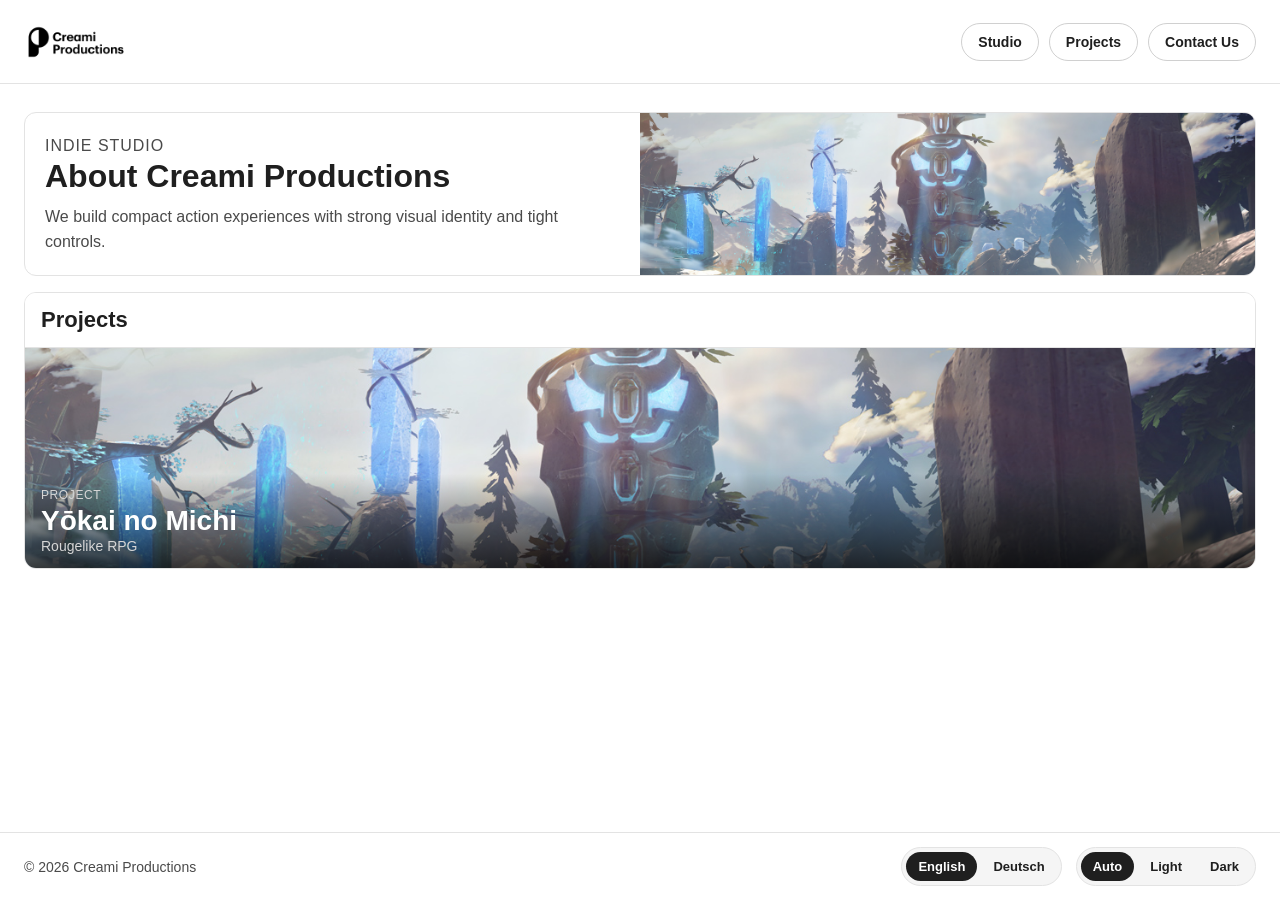
<file: index.html>
<!doctype html>
<html lang="en">
  <head>
    <meta charset="UTF-8" />
    <meta name="viewport" content="width=device-width, initial-scale=1.0" />
    <title>Creami Productions</title>
    <link rel="stylesheet" href="styles.css" />
  </head>
  <body>
    <header class="site-header" aria-label="Main header">
      <a class="logo-link" href="index.html" aria-label="Go to homepage">
        <img
          class="company-logo"
          src="Assets/Logo/Light/Creami Productions.002.png"
          data-logo-light="Assets/Logo/Light/Creami Productions.002.png"
          data-logo-dark="Assets/Logo/Dark/Creami Productions.002 2.png"
          alt="Creami Productions"
        />
      </a>

      <nav class="site-nav" aria-label="Primary navigation">
        <button type="button" class="nav-button" data-scroll-target="about-section" data-i18n="nav.studio">Studio</button>
        <button type="button" class="nav-button" data-scroll-target="projects-section" data-i18n="nav.projects">Projects</button>
        <button type="button" class="nav-button" data-contact="true" data-i18n="nav.contact">Contact Us</button>
      </nav>
    </header>

    <main class="page-content">
      <section class="about-section" id="about-section" aria-label="About Creami Productions">
        <div class="about-layout">
          <div class="about-main">
            <p class="about-kicker" data-i18n="about.kicker">Indie Studio</p>
            <h1 data-i18n="about.title">About Creami Productions</h1>
            <p data-i18n="about.description">
              We build compact action experiences with strong visual identity and tight controls.
            </p>
          </div>

          <figure class="about-media" aria-label="Studio artwork preview">
            <img src="Assets/Images/placeholder.jpg" alt="Creami Productions game art preview" />
          </figure>
        </div>
      </section>

      <section class="project-section" id="projects-section" aria-label="Projects">
        <div class="project-section-head">
          <h2 data-i18n="projects.title">Projects</h2>
        </div>

        <figure class="project-media">
          <img src="Assets/Images/placeholder.jpg" alt="Yokai no Michi project art" />
          <figcaption>
            <p class="project-kicker" data-i18n="projects.kicker">Project</p>
            <h3>Yōkai no Michi</h3>
            <p class="project-genre" data-i18n="projects.genre">Rougelike RPG</p>
          </figcaption>
        </figure>
      </section>
    </main>

    <footer class="site-footer" aria-label="Main footer">
      <p class="footer-copy">© 2026 Creami Productions</p>
      <div class="footer-actions">
        <div class="language-switch" role="group" aria-label="Language">
          <button type="button" class="language-option" data-language-value="en">English</button>
          <button type="button" class="language-option" data-language-value="de">Deutsch</button>
        </div>
        <div class="theme-switch" role="group" aria-label="Color theme">
          <button type="button" class="theme-option" data-theme-value="auto" data-i18n="theme.auto">Auto</button>
          <button type="button" class="theme-option" data-theme-value="light" data-i18n="theme.light">Light</button>
          <button type="button" class="theme-option" data-theme-value="dark" data-i18n="theme.dark">Dark</button>
        </div>
      </div>
    </footer>

    <script src="script.js"></script>
  </body>
</html>
</file>
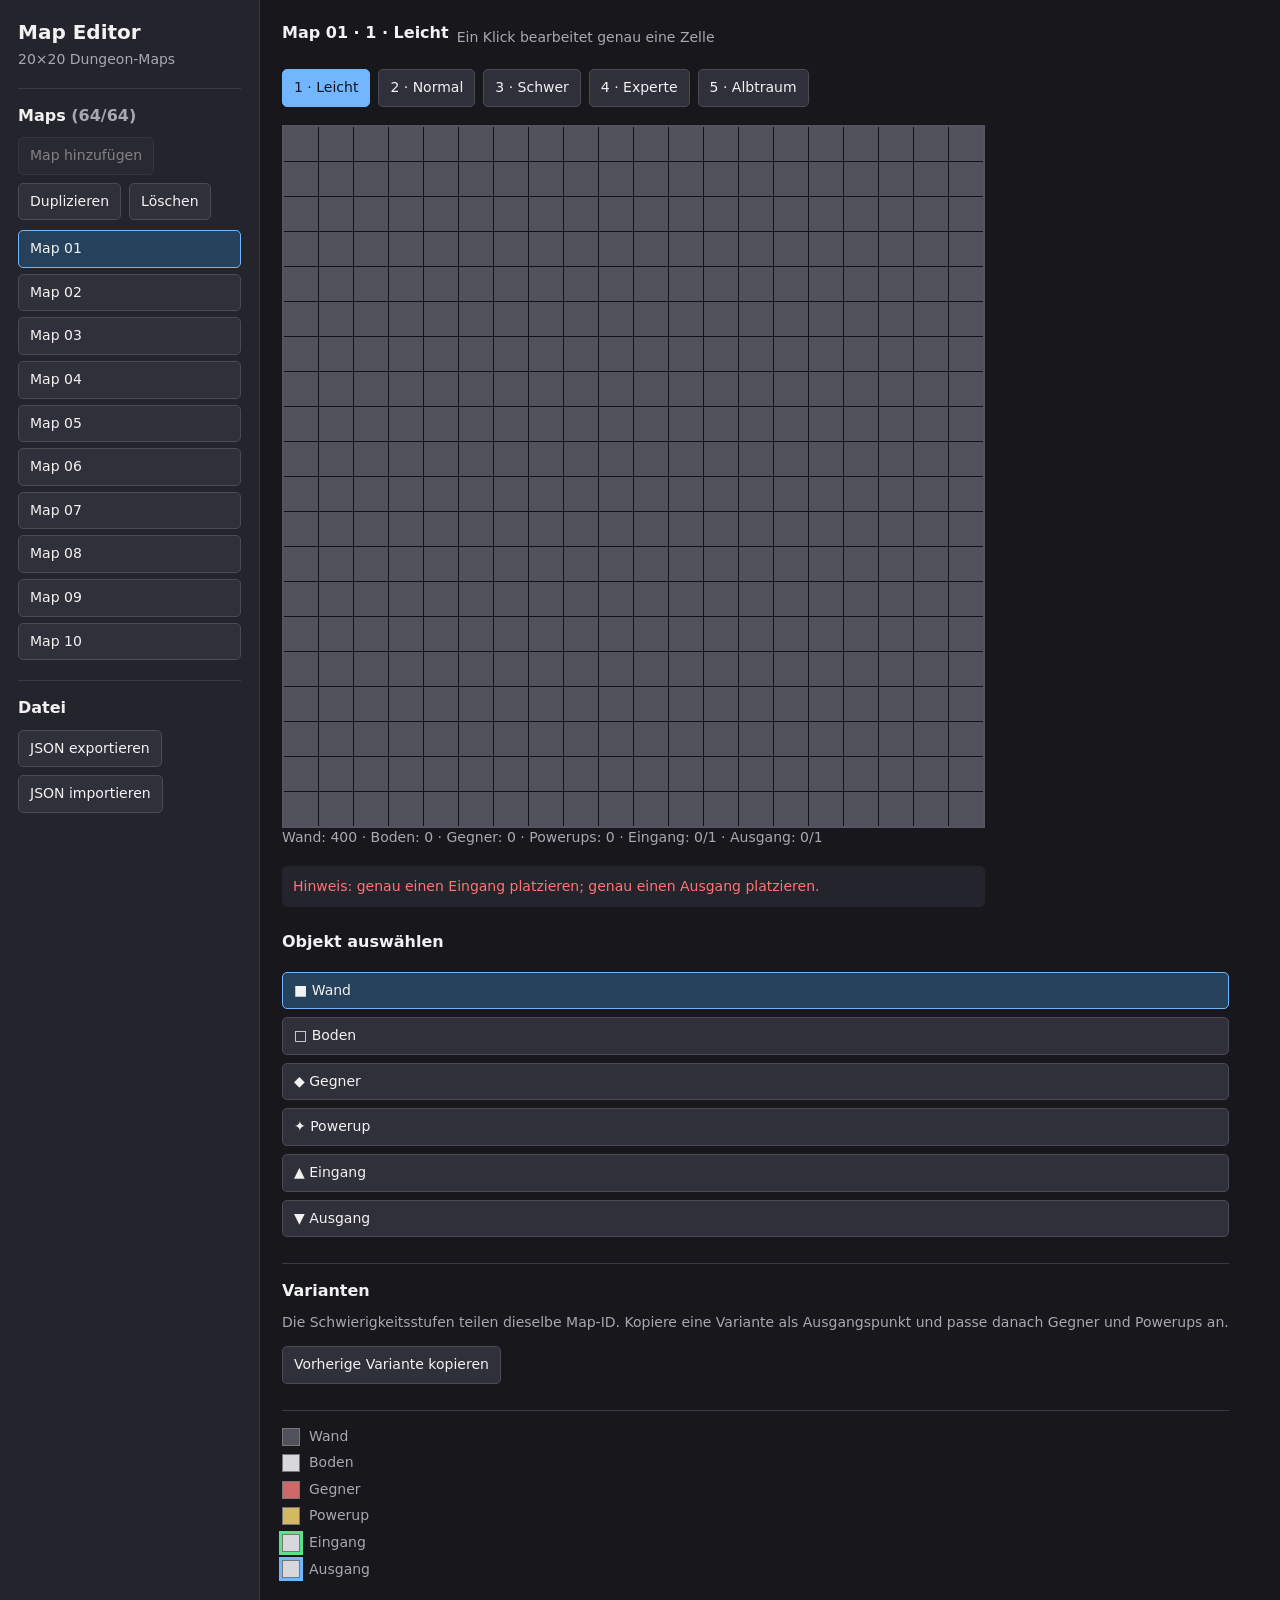
<file: yokai-no-editor.html>
<!doctype html>
<html lang="de">
<head>
  <meta charset="utf-8">
  <meta name="viewport" content="width=device-width, initial-scale=1">
  <title>Yokai No Michi – Map Editor</title>
  <style>
    :root {
      color-scheme: dark;
      --background: #17171c;
      --panel: #24242c;
      --panel-light: #30303a;
      --text: #f2f2f2;
      --muted: #a8a8b3;
      --accent: #72b6ff;
      --danger: #ff7373;
      --cell-size: min(3.4vw, 34px);
    }

    * { box-sizing: border-box; }
    body {
      margin: 0;
      background: var(--background);
      color: var(--text);
      font: 14px/1.4 system-ui, sans-serif;
    }
    button, select { font: inherit; }
    button {
      border: 1px solid #4b4b58;
      border-radius: 5px;
      background: var(--panel-light);
      color: var(--text);
      cursor: pointer;
      padding: 8px 11px;
    }
    button:hover { border-color: var(--accent); }
    button:disabled { cursor: not-allowed; opacity: .45; }
    .app { display: grid; grid-template-columns: 260px 1fr; min-height: 100vh; }
    aside { background: var(--panel); padding: 18px; border-right: 1px solid #3b3b45; }
    main { padding: 22px; overflow: auto; }
    h1, h2, p { margin-top: 0; }
    h1 { font-size: 20px; margin-bottom: 4px; }
    h2 { font-size: 16px; margin-bottom: 10px; }
    .muted { color: var(--muted); }
    .section { border-top: 1px solid #3b3b45; margin-top: 18px; padding-top: 16px; }
    .map-list { display: grid; gap: 6px; max-height: 48vh; overflow: auto; margin: 10px 0; }
    .map-item { display: flex; gap: 5px; }
    .map-item button:first-child { flex: 1; text-align: left; }
    .map-item .active { border-color: var(--accent); background: #25415b; }
    .toolbar, .difficulty-tabs, .actions { display: flex; flex-wrap: wrap; gap: 8px; align-items: center; }
    .toolbar { margin-bottom: 15px; }
    .difficulty-tabs { margin-bottom: 18px; }
    .difficulty-tabs button.active { background: var(--accent); color: #10151c; border-color: var(--accent); }
    .editor-layout { display: flex; flex-wrap: wrap; gap: 24px; align-items: flex-start; }
    .grid {
      display: grid;
      grid-template-columns: repeat(20, var(--cell-size));
      grid-template-rows: repeat(20, var(--cell-size));
      gap: 1px;
      background: #111116;
      border: 2px solid #555562;
      user-select: none;
      touch-action: none;
    }
    .cell {
      width: var(--cell-size);
      height: var(--cell-size);
      border: 0;
      border-radius: 0;
      padding: 0;
      background: #e3e3e7;
      color: #17171c;
      font-size: clamp(8px, 1.5vw, 15px);
      font-weight: 700;
      line-height: 1;
    }
    .cell.wall { background: #51515b; }
    .cell.floor { background: #d8d8dc; }
    .cell.enemy { background: #cf6868; color: #2a0e0e; }
    .cell.powerup { background: #d4b963; color: #2c2308; }
    .cell.entrance { outline: 3px solid #5be08c; outline-offset: -3px; }
    .cell.exit { outline: 3px solid #72b6ff; outline-offset: -3px; }
    .palette { display: grid; gap: 8px; min-width: 210px; }
    .palette button { text-align: left; }
    .palette button.active { border-color: var(--accent); background: #25415b; }
    .legend { display: grid; grid-template-columns: 18px 1fr; gap: 7px 9px; align-items: center; color: var(--muted); }
    .swatch { width: 18px; height: 18px; border: 1px solid #777; }
    .swatch.wall { background: #51515b; }
    .swatch.floor { background: #d8d8dc; }
    .swatch.enemy { background: #cf6868; }
    .swatch.powerup { background: #d4b963; }
    .swatch.entrance { background: #d8d8dc; outline: 3px solid #5be08c; }
    .swatch.exit { background: #d8d8dc; outline: 3px solid #72b6ff; }
    .status { margin-top: 18px; padding: 11px; border-radius: 5px; background: var(--panel); color: var(--muted); }
    .status.error { color: var(--danger); }
    .counts { color: var(--muted); margin: 0 0 12px; }
    .danger { color: var(--danger); }
    @media (max-width: 800px) {
      .app { grid-template-columns: 1fr; }
      aside { border-right: 0; border-bottom: 1px solid #3b3b45; }
      .map-list { max-height: 180px; }
      :root { --cell-size: min(4.4vw, 30px); }
    }
  </style>
</head>
<body>
  <div class="app">
    <aside>
      <h1>Map Editor</h1>
      <p class="muted">20×20 Dungeon-Maps</p>

      <div class="section">
        <h2>Maps <span id="mapCount" class="muted"></span></h2>
        <div class="actions">
          <button id="addMapButton">Map hinzufügen</button>
          <button id="duplicateMapButton">Duplizieren</button>
          <button id="deleteMapButton">Löschen</button>
        </div>
        <div id="mapList" class="map-list"></div>
      </div>

      <div class="section">
        <h2>Datei</h2>
        <div class="actions">
          <button id="exportButton">JSON exportieren</button>
          <button id="importButton">JSON importieren</button>
          <input id="importInput" type="file" accept=".json,application/json" hidden>
        </div>
      </div>
    </aside>

    <main>
      <div class="toolbar">
        <h2 id="mapTitle">Map 01</h2>
        <span class="muted">Ein Klick bearbeitet genau eine Zelle</span>
      </div>

      <div id="difficultyTabs" class="difficulty-tabs"></div>

      <div class="editor-layout">
        <div>
          <div id="grid" class="grid" aria-label="20 mal 20 Map-Raster"></div>
          <div id="counts" class="counts"></div>
          <div id="status" class="status">Bereit.</div>
        </div>

        <div class="palette">
          <h2>Objekt auswählen</h2>
          <button data-tool="wall">■ Wand</button>
          <button data-tool="floor">□ Boden</button>
          <button data-tool="enemy">◆ Gegner</button>
          <button data-tool="powerup">✦ Powerup</button>
          <button data-tool="entrance">▲ Eingang</button>
          <button data-tool="exit">▼ Ausgang</button>
          <div class="section">
            <h2>Varianten</h2>
            <p class="muted">Die Schwierigkeitsstufen teilen dieselbe Map-ID. Kopiere eine Variante als Ausgangspunkt und passe danach Gegner und Powerups an.</p>
            <button id="copyPreviousButton">Vorherige Variante kopieren</button>
          </div>
          <div class="section legend">
            <span class="swatch wall"></span><span>Wand</span>
            <span class="swatch floor"></span><span>Boden</span>
            <span class="swatch enemy"></span><span>Gegner</span>
            <span class="swatch powerup"></span><span>Powerup</span>
            <span class="swatch entrance"></span><span>Eingang</span>
            <span class="swatch exit"></span><span>Ausgang</span>
          </div>
        </div>
      </div>
    </main>
  </div>

  <script>
    'use strict';

    const SIZE = 20;
    const MAX_MAPS = 64;
    const DIFFICULTIES = [
      { id: 'easy', label: '1 · Leicht' },
      { id: 'normal', label: '2 · Normal' },
      { id: 'hard', label: '3 · Schwer' },
      { id: 'expert', label: '4 · Experte' },
      { id: 'nightmare', label: '5 · Albtraum' }
    ];
    const TOOLS = ['wall', 'floor', 'enemy', 'powerup', 'entrance', 'exit'];
    const SYMBOLS = { wall: '', floor: '', enemy: 'E', powerup: '+', entrance: 'I', exit: 'O' };
    const STORAGE_KEY = 'yokai-no-michi-map-editor';

    let maps = [];
    let selectedMap = 0;
    let selectedDifficulty = 0;
    let selectedTool = 'wall';
    const $ = (id) => document.getElementById(id);

    function emptyGrid() {
      return Array.from({ length: SIZE }, () => Array(SIZE).fill('wall'));
    }

    function createMap(id) {
      return {
        id,
        name: `Map ${String(id).padStart(2, '0')}`,
        variants: DIFFICULTIES.map((difficulty) => ({
          difficulty: difficulty.id,
          cells: emptyGrid()
        }))
      };
    }

    function currentVariant() {
      return maps[selectedMap].variants[selectedDifficulty];
    }

    function saveLocal() {
      localStorage.setItem(STORAGE_KEY, JSON.stringify(maps));
    }

    function loadLocal() {
      try {
        const stored = JSON.parse(localStorage.getItem(STORAGE_KEY));
        if (Array.isArray(stored) && stored.length > 0 && stored.length <= MAX_MAPS) {
          maps = stored;
          while (maps.length < MAX_MAPS) maps.push(createMap(maps.length + 1));
          return;
        }
      } catch (error) {
        console.warn('Gespeicherte Daten konnten nicht geladen werden.', error);
      }
      maps = Array.from({ length: MAX_MAPS }, (_, index) => createMap(index + 1));
    }

    function renderMapList() {
      $('mapCount').textContent = `(${maps.length}/${MAX_MAPS})`;
      $('mapList').replaceChildren();
      maps.forEach((map, index) => {
        const row = document.createElement('div');
        row.className = 'map-item';
        const button = document.createElement('button');
        button.textContent = map.name;
        button.classList.toggle('active', index === selectedMap);
        button.addEventListener('click', () => {
          selectedMap = index;
          selectedDifficulty = 0;
          render();
        });
        row.append(button);
        $('mapList').append(row);
      });
      $('deleteMapButton').disabled = maps.length <= 1;
      $('addMapButton').disabled = maps.length >= MAX_MAPS;
    }

    function renderDifficultyTabs() {
      $('difficultyTabs').replaceChildren();
      DIFFICULTIES.forEach((difficulty, index) => {
        const button = document.createElement('button');
        button.textContent = difficulty.label;
        button.classList.toggle('active', index === selectedDifficulty);
        button.addEventListener('click', () => {
          selectedDifficulty = index;
          render();
        });
        $('difficultyTabs').append(button);
      });
    }

    function renderGrid() {
      const grid = $('grid');
      grid.replaceChildren();
      currentVariant().cells.forEach((row, y) => row.forEach((type, x) => {
        const cell = document.createElement('button');
        cell.className = `cell ${type}`;
        cell.title = `${x + 1}, ${y + 1}: ${type}`;
        cell.textContent = SYMBOLS[type];
        cell.addEventListener('click', (event) => {
          event.preventDefault();
          paintCell(x, y);
        });
        grid.append(cell);
      }));
    }

    function renderCounts() {
      const cells = currentVariant().cells.flat();
      const count = (type) => cells.filter((cell) => cell === type).length;
      const entrance = count('entrance');
      const exit = count('exit');
      $('counts').textContent = `Wand: ${count('wall')} · Boden: ${count('floor')} · Gegner: ${count('enemy')} · Powerups: ${count('powerup')} · Eingang: ${entrance}/1 · Ausgang: ${exit}/1`;
      const warnings = [];
      if (entrance !== 1) warnings.push('genau einen Eingang platzieren');
      if (exit !== 1) warnings.push('genau einen Ausgang platzieren');
      const variant = currentVariant();
      if (selectedDifficulty > 0) {
        const previous = maps[selectedMap].variants[selectedDifficulty - 1].cells.flat();
        if (count('powerup') > previous.filter((cell) => cell === 'powerup').length) warnings.push('weniger Powerups als die vorherige Stufe verwenden');
        if (count('enemy') < previous.filter((cell) => cell === 'enemy').length) warnings.push('mehr Gegner als die vorherige Stufe verwenden');
      }
      $('status').textContent = warnings.length ? `Hinweis: ${warnings.join('; ')}.` : `Variante ${DIFFICULTIES[selectedDifficulty].label} ist vollständig.`;
      $('status').classList.toggle('error', warnings.length > 0);
    }

    function paintCell(x, y) {
      const cells = currentVariant().cells;
      if (selectedTool === 'entrance' || selectedTool === 'exit') {
        for (let row = 0; row < SIZE; row++) {
          for (let column = 0; column < SIZE; column++) {
            if (cells[row][column] === selectedTool) cells[row][column] = 'floor';
          }
        }
      }
      cells[y][x] = selectedTool;
      saveLocal();
      renderGrid();
      renderCounts();
    }

    function copyPreviousVariant() {
      if (selectedDifficulty === 0) return;
      const source = maps[selectedMap].variants[selectedDifficulty - 1].cells;
      maps[selectedMap].variants[selectedDifficulty].cells = source.map((row) => [...row]);
      saveLocal();
      render();
    }

    function hasValidEntrances(map) {
      return map.variants.every((variant) => {
        const cells = variant.cells.flat();
        return cells.filter((cell) => cell === 'entrance').length === 1 && cells.filter((cell) => cell === 'exit').length === 1;
      });
    }

    function exportJson() {
      const invalidMaps = maps.filter((map) => !hasValidEntrances(map));
      if (invalidMaps.length > 0 && !window.confirm(`${invalidMaps.length} Map(s) haben nicht in jeder Variante genau einen Eingang und Ausgang. Trotzdem exportieren?`)) return;
      const output = {
        format: 'yokai_no_michi_maps',
        version: 1,
        grid_size: SIZE,
        map_count: maps.length,
        maps
      };
      const blob = new Blob([JSON.stringify(output, null, 2)], { type: 'application/json' });
      const url = URL.createObjectURL(blob);
      const link = document.createElement('a');
      link.href = url;
      link.download = 'yokai_no_michi_maps.json';
      link.click();
      URL.revokeObjectURL(url);
      $('status').textContent = 'JSON exportiert.';
      $('status').classList.remove('error');
    }

    function importJson(file) {
      const reader = new FileReader();
      reader.addEventListener('load', () => {
        try {
          const data = JSON.parse(reader.result);
          if (data.format !== 'yokai_no_michi_maps' || data.grid_size !== SIZE || !Array.isArray(data.maps) || data.maps.length > MAX_MAPS) throw new Error('Ungültiges Map-Format.');
          maps = data.maps;
          selectedMap = 0;
          selectedDifficulty = 0;
          saveLocal();
          render();
          $('status').textContent = 'JSON importiert.';
        } catch (error) {
          $('status').textContent = `Import fehlgeschlagen: ${error.message}`;
          $('status').classList.add('error');
        }
      });
      reader.readAsText(file);
    }

    function render() {
      $('mapTitle').textContent = `${maps[selectedMap].name} · ${DIFFICULTIES[selectedDifficulty].label}`;
      renderMapList();
      renderDifficultyTabs();
      renderGrid();
      renderCounts();
      document.querySelectorAll('[data-tool]').forEach((button) => button.classList.toggle('active', button.dataset.tool === selectedTool));
    }

    $('addMapButton').addEventListener('click', () => {
      if (maps.length >= MAX_MAPS) return;
      maps.push(createMap(maps.length + 1));
      selectedMap = maps.length - 1;
      selectedDifficulty = 0;
      saveLocal();
      render();
    });
    $('duplicateMapButton').addEventListener('click', () => {
      if (maps.length >= MAX_MAPS) return;
      const copy = JSON.parse(JSON.stringify(maps[selectedMap]));
      copy.id = maps.length + 1;
      copy.name = `Map ${String(copy.id).padStart(2, '0')}`;
      maps.push(copy);
      selectedMap = maps.length - 1;
      saveLocal();
      render();
    });
    $('deleteMapButton').addEventListener('click', () => {
      if (maps.length <= 1) return;
      maps.splice(selectedMap, 1);
      selectedMap = Math.min(selectedMap, maps.length - 1);
      saveLocal();
      render();
    });
    $('copyPreviousButton').addEventListener('click', copyPreviousVariant);
    $('exportButton').addEventListener('click', exportJson);
    $('importButton').addEventListener('click', () => $('importInput').click());
    $('importInput').addEventListener('change', (event) => {
      if (event.target.files[0]) importJson(event.target.files[0]);
      event.target.value = '';
    });
    document.querySelectorAll('[data-tool]').forEach((button) => button.addEventListener('click', () => {
      selectedTool = button.dataset.tool;
      render();
    }));
    loadLocal();
    render();
  </script>
</body>
</html>
</file>
<file: styles.css>
:root {
  --bg: #ffffff;
  --text: #1f1f1f;
  --muted-text: #4a4a4a;
  --surface: #ffffff;
  --surface-strong: #f5f5f5;
  --border: #e3e3e3;
  --button-bg: #ffffff;
  --button-border: #d0d0d0;
  --theme-switch-bg: #f5f5f5;
  --theme-active-bg: #1f1f1f;
  --theme-active-text: #ffffff;
}

@media (prefers-color-scheme: dark) {
  :root {
    --bg: #121212;
    --text: #f1f1f1;
    --muted-text: #b7b7b7;
    --surface: #181818;
    --surface-strong: #252525;
    --border: #313131;
    --button-bg: #1f1f1f;
    --button-border: #3c3c3c;
    --theme-switch-bg: #252525;
    --theme-active-bg: #f1f1f1;
    --theme-active-text: #111111;
  }
}

html[data-theme="light"] {
  --bg: #ffffff;
  --text: #1f1f1f;
  --muted-text: #4a4a4a;
  --surface: #ffffff;
  --surface-strong: #f5f5f5;
  --border: #e3e3e3;
  --button-bg: #ffffff;
  --button-border: #d0d0d0;
  --theme-switch-bg: #f5f5f5;
  --theme-active-bg: #1f1f1f;
  --theme-active-text: #ffffff;
}

html[data-theme="dark"] {
  --bg: #121212;
  --text: #f1f1f1;
  --muted-text: #b7b7b7;
  --surface: #181818;
  --surface-strong: #252525;
  --border: #313131;
  --button-bg: #1f1f1f;
  --button-border: #3c3c3c;
  --theme-switch-bg: #252525;
  --theme-active-bg: #f1f1f1;
  --theme-active-text: #111111;
}

* {
  box-sizing: border-box;
}

html,
body {
  margin: 0;
  padding: 0;
}

html {
  scroll-behavior: smooth;
}

body {
  min-height: 100vh;
  display: flex;
  flex-direction: column;
  font-family: Arial, sans-serif;
  background: var(--bg);
  color: var(--text);
}

.page-content {
  flex: 1;
  width: 100%;
  padding: 28px 24px;
}

.about-section {
  width: 100%;
  max-width: none;
  padding: 0;
  border: 1px solid var(--border);
  border-radius: 12px;
  overflow: hidden;
}

.about-layout {
  display: grid;
  grid-template-columns: 1fr 1fr;
  gap: 0;
  align-items: stretch;
}

.about-main {
  padding: 20px;
}

.about-kicker {
  margin: 0 0 8px;
  font-size: 13px;
  letter-spacing: 0.06em;
  text-transform: uppercase;
  color: var(--muted-text);
}

.about-section h1 {
  margin: 0 0 10px;
  font-size: 32px;
  line-height: 1.1;
}

.about-section p {
  margin: 0;
  max-width: 62ch;
  font-size: 16px;
  line-height: 1.6;
  color: var(--muted-text);
}

.about-media {
  margin: 0;
  border: none;
  border-radius: 0;
  overflow: hidden;
  background: transparent;
  height: 100%;
  align-self: stretch;
  position: relative;
  min-height: 0;
}

.about-media img {
  display: block;
  position: absolute;
  inset: 0;
  width: 100%;
  height: 100%;
  object-fit: cover;
  object-position: center;
}
.project-section {
  margin-top: 16px;
  border: 1px solid var(--border);
  border-radius: 12px;
  overflow: hidden;
}

.project-section-head {
  padding: 14px 16px;
  border-bottom: 1px solid var(--border);
  background: var(--surface);
}

.project-section-head h2 {
  margin: 0;
  font-size: 22px;
  line-height: 1.2;
}
.project-media {
  margin: 0;
  position: relative;
  height: 220px;
}
.project-media img {
  display: block;
  width: 100%;
  height: 100%;
  object-fit: cover;
  object-position: center;
}
.project-media figcaption {
  position: absolute;
  left: 0;
  right: 0;
  bottom: 0;
  padding: 14px 16px;
  background: linear-gradient(to top, rgba(0, 0, 0, 0.72), rgba(0, 0, 0, 0));
}
.project-kicker {
  margin: 0;
  font-size: 12px;
  text-transform: uppercase;
  letter-spacing: 0.05em;
  color: #d6d6d6;
}
.project-media h3 {
  margin: 4px 0 2px;
  font-size: 28px;
  line-height: 1.1;
  color: #ffffff;
}
.project-genre {
  margin: 0;
  font-size: 14px;
  color: #d6d6d6;
}

.site-header {
  width: 100%;
  height: 84px;
  padding: 14px 24px;
  position: sticky;
  top: 0;
  z-index: 1000;
  display: flex;
  align-items: center;
  justify-content: space-between;
  gap: 16px;
  border-bottom: 1px solid var(--border);
  background: var(--surface);
}

.logo-link {
  display: flex;
  align-self: stretch;
  align-items: center;
  text-decoration: none;
}

.company-logo {
  height: 104px;
  width: auto;
  display: block;
  pointer-events: none;
}

.site-nav {
  display: inline-flex;
  align-items: center;
  gap: 10px;
}

.nav-button {
  appearance: none;
  border: 1px solid var(--button-border);
  background: var(--button-bg);
  color: var(--text);
  border-radius: 999px;
  padding: 10px 16px;
  font-size: 14px;
  font-weight: 600;
  cursor: pointer;
}

.site-footer {
  width: 100%;
  min-height: 64px;
  padding: 14px 24px;
  display: flex;
  align-items: center;
  justify-content: space-between;
  gap: 12px;
  border-top: 1px solid var(--border);
  background: var(--surface);
}

.footer-copy {
  margin: 0;
  font-size: 14px;
  color: var(--muted-text);
}

.footer-actions {
  display: inline-flex;
  align-items: center;
  gap: 14px;
}

.language-switch {
  display: inline-flex;
  align-items: center;
  gap: 4px;
  border-radius: 999px;
  background: var(--theme-switch-bg);
  padding: 4px;
  border: 1px solid var(--border);
}

.language-option {
  appearance: none;
  border: none;
  background: transparent;
  color: var(--text);
  border-radius: 999px;
  padding: 7px 12px;
  font-size: 13px;
  font-weight: 600;
  cursor: pointer;
}

.language-option.is-active {
  background: var(--theme-active-bg);
  color: var(--theme-active-text);
}

.theme-switch {
  display: inline-flex;
  align-items: center;
  gap: 4px;
  border-radius: 999px;
  background: var(--theme-switch-bg);
  padding: 4px;
  border: 1px solid var(--border);
}

.theme-option {
  appearance: none;
  border: none;
  background: transparent;
  color: var(--text);
  border-radius: 999px;
  padding: 7px 12px;
  font-size: 13px;
  font-weight: 600;
  cursor: pointer;
}

.theme-option.is-active {
  background: var(--theme-active-bg);
  color: var(--theme-active-text);
}

@media (max-width: 700px) {
  .site-header {
    height: 76px;
    padding: 12px 14px;
    gap: 10px;
  }

  .company-logo {
    height: 80px;
  }

  .site-nav {
    gap: 6px;
  }

  .nav-button {
    padding: 8px 12px;
    font-size: 13px;
  }

  .site-footer {
    min-height: 72px;
    padding: 12px 14px;
    flex-direction: column;
    align-items: flex-start;
    justify-content: center;
  }

  .footer-actions {
    width: auto;
    align-items: center;
    flex-direction: row;
    gap: 8px;
  }

  .theme-option {
    padding: 7px 10px;
    font-size: 12px;
  }

  .language-option {
    padding: 7px 10px;
    font-size: 12px;
  }

  .page-content {
    padding: 20px 14px;
  }

  .about-kicker {
    font-size: 12px;
  }

  .about-layout {
    grid-template-columns: 1fr;
    gap: 12px;
    align-items: stretch;
  }
  .project-media {
    height: 190px;
  }
  .project-section-head h2 {
    font-size: 20px;
  }
  .project-media h3 {
    font-size: 24px;
  }

  .about-main {
    padding: 16px 14px;
  }

  .about-media {
    height: 170px;
  }

  .about-media img {
    height: 170px;
  }

  .about-section h1 {
    font-size: 28px;
  }

  .about-section p {
    font-size: 15px;
  }
}
</file>
